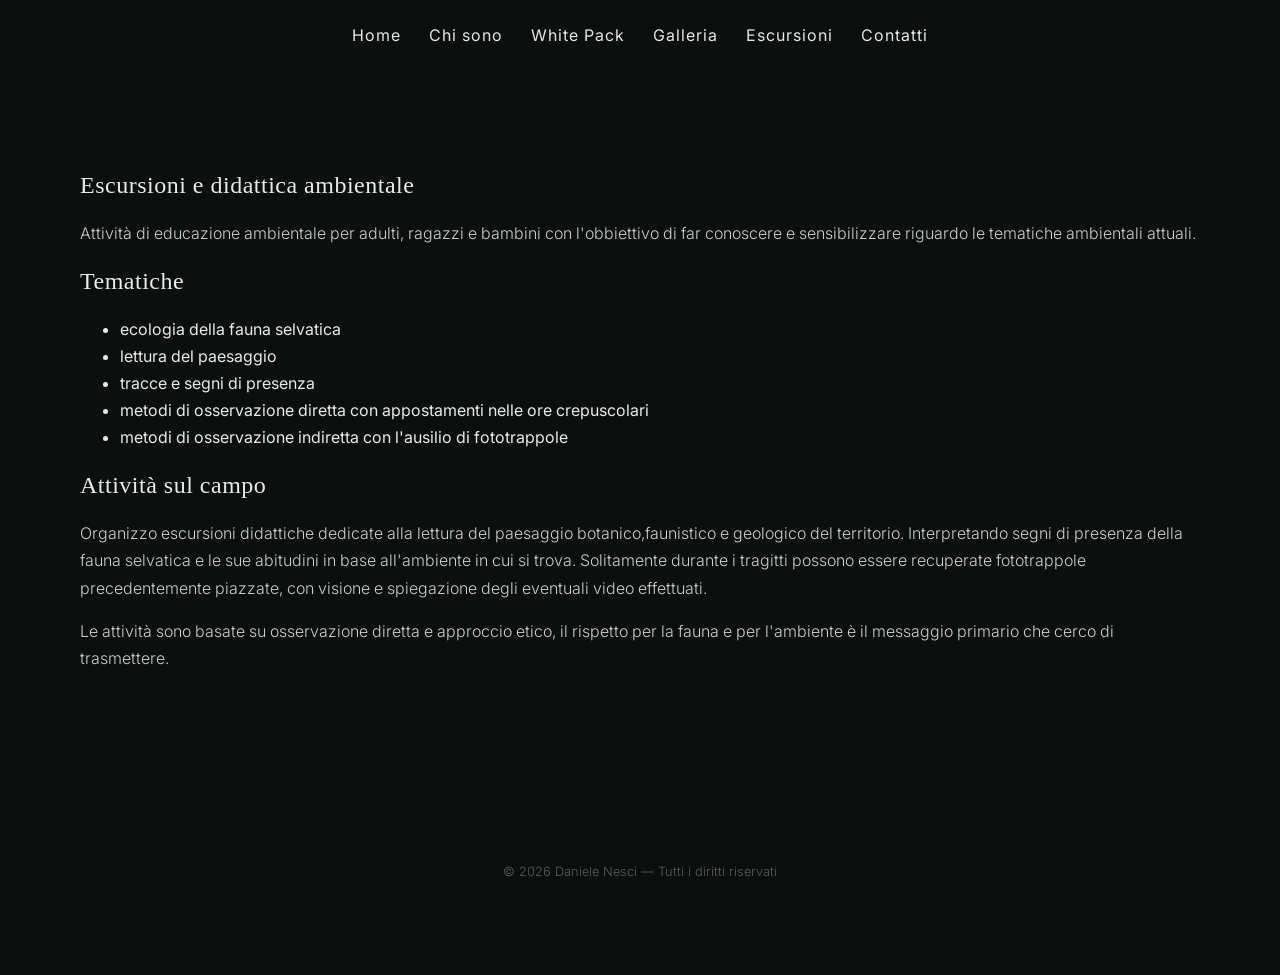
<file: attività.html>
<!DOCTYPE html>
<html lang="it">

<head>
  <meta charset="UTF-8">
  <title>Attività | White Pack</title>
  <link rel="stylesheet" href="style.css">
<link rel="preconnect" href="https://fonts.googleapis.com">
<link rel="preconnect" href="https://fonts.gstatic.com" crossorigin>
<link href="https://fonts.googleapis.com/css2?family=Inter:wght@300;400;500;600&display=swap" rel="stylesheet">
</head>

<body>

<nav class="main-nav">
  <a href="index.html">Home</a>
  <a href="chi-sono.html">Chi sono</a>
  <a href="progetto.html">White Pack</a>
  <a href="galleria.html">Galleria</a>
  <a href="attività.html">Escursioni</a>
  <a href="contatti.html">Contatti</a>
</nav>

<section class="section">

  <h1>Escursioni e didattica ambientale</h1>

  <p>
    Attività di educazione ambientale per adulti, ragazzi e bambini con l'obbiettivo di far conoscere e sensibilizzare riguardo le tematiche ambientali attuali.
  </p>

  <h2>Tematiche</h2>

  <ul>
    <li>ecologia della fauna selvatica</li>
    <li>lettura del paesaggio</li>
    <li>tracce e segni di presenza</li>
    <li>metodi di osservazione diretta con appostamenti nelle ore crepuscolari</li>
    <li>metodi di osservazione indiretta con l'ausilio di fototrappole</li>
    
	
  </ul>


<h2>Attività sul campo</h2>

<p>
Organizzo escursioni didattiche dedicate alla lettura del paesaggio botanico,faunistico e geologico del territorio. Interpretando segni di presenza della fauna selvatica e le sue abitudini in base all'ambiente in cui si trova.
Solitamente durante i tragitti possono essere recuperate fototrappole precedentemente piazzate, con visione e spiegazione degli eventuali video effettuati.
</p>

<p>
Le attività sono basate su osservazione diretta e approccio etico, il rispetto per la fauna e per l'ambiente è il messaggio primario che cerco di trasmettere.

</p>

</section>

<footer>
  <p>© 2026 Daniele Nesci — Tutti i diritti riservati</p>
</footer>

</body>
</html>
</file>
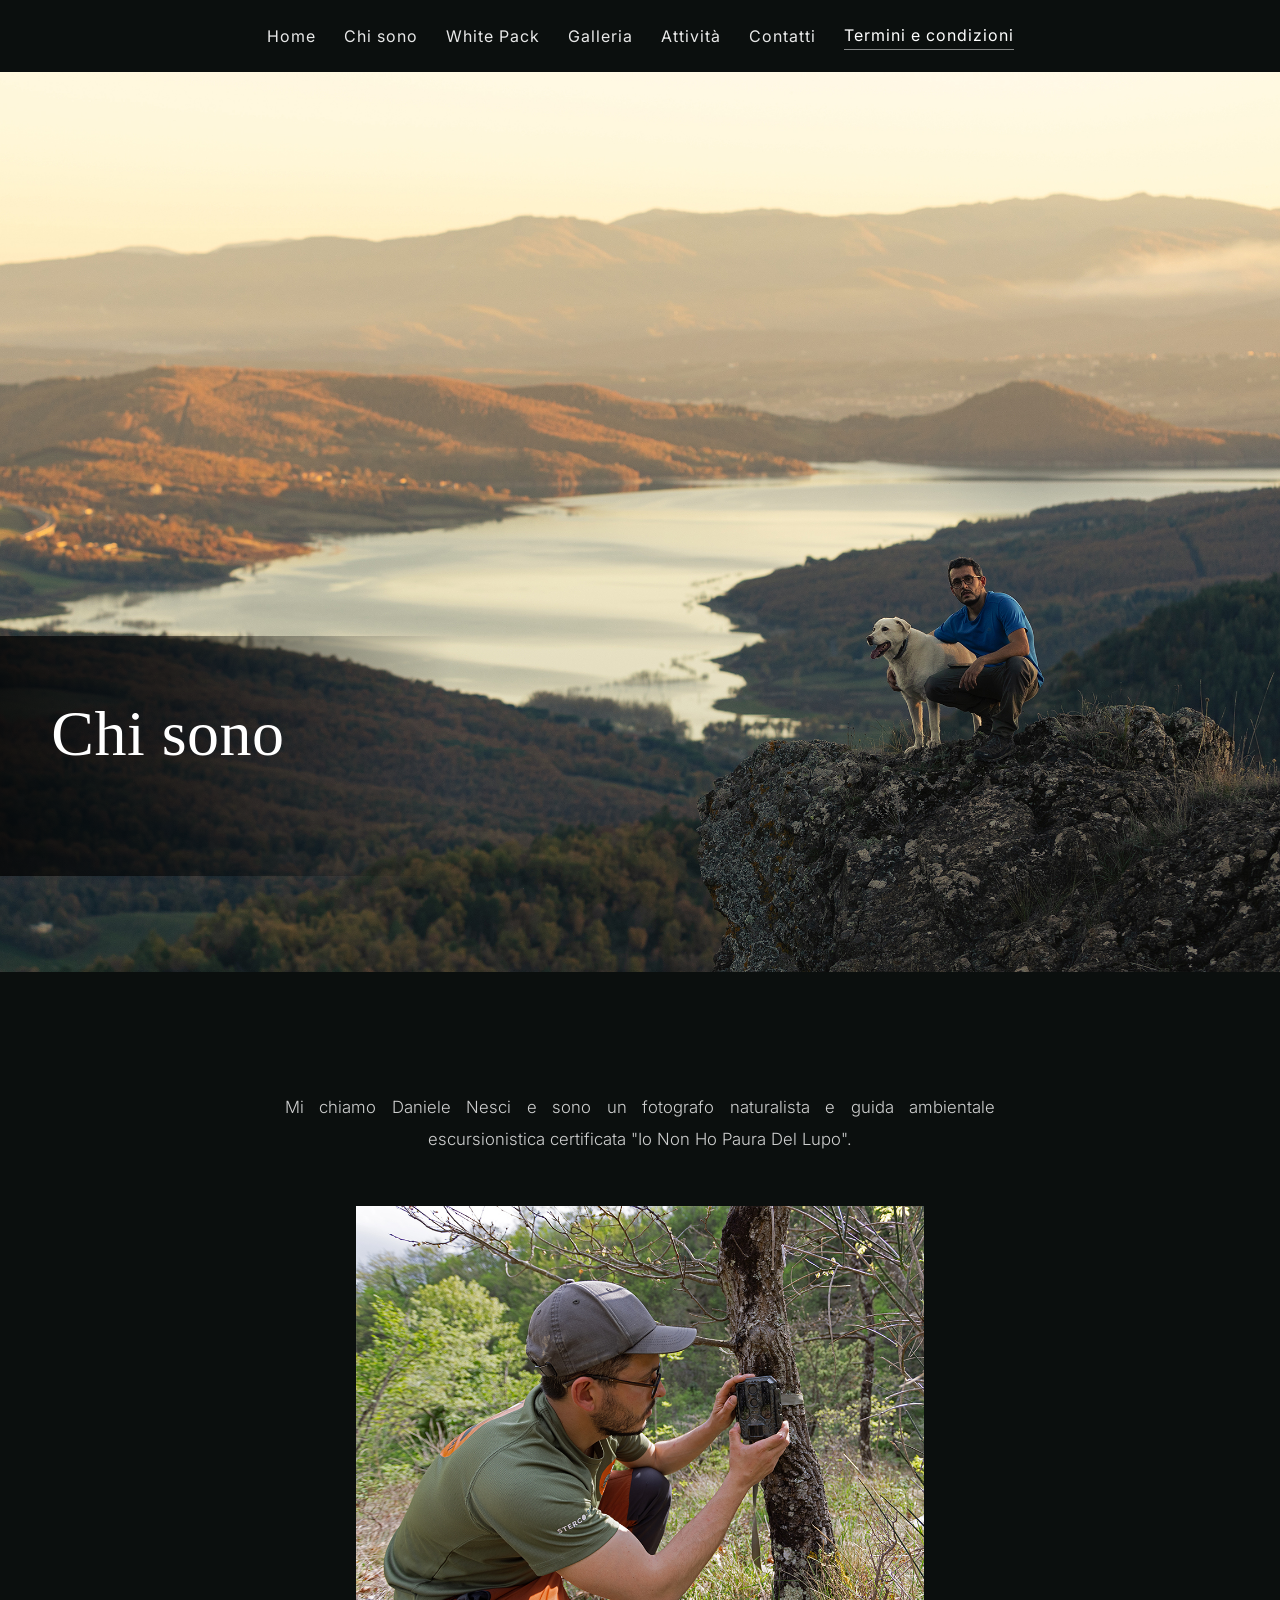
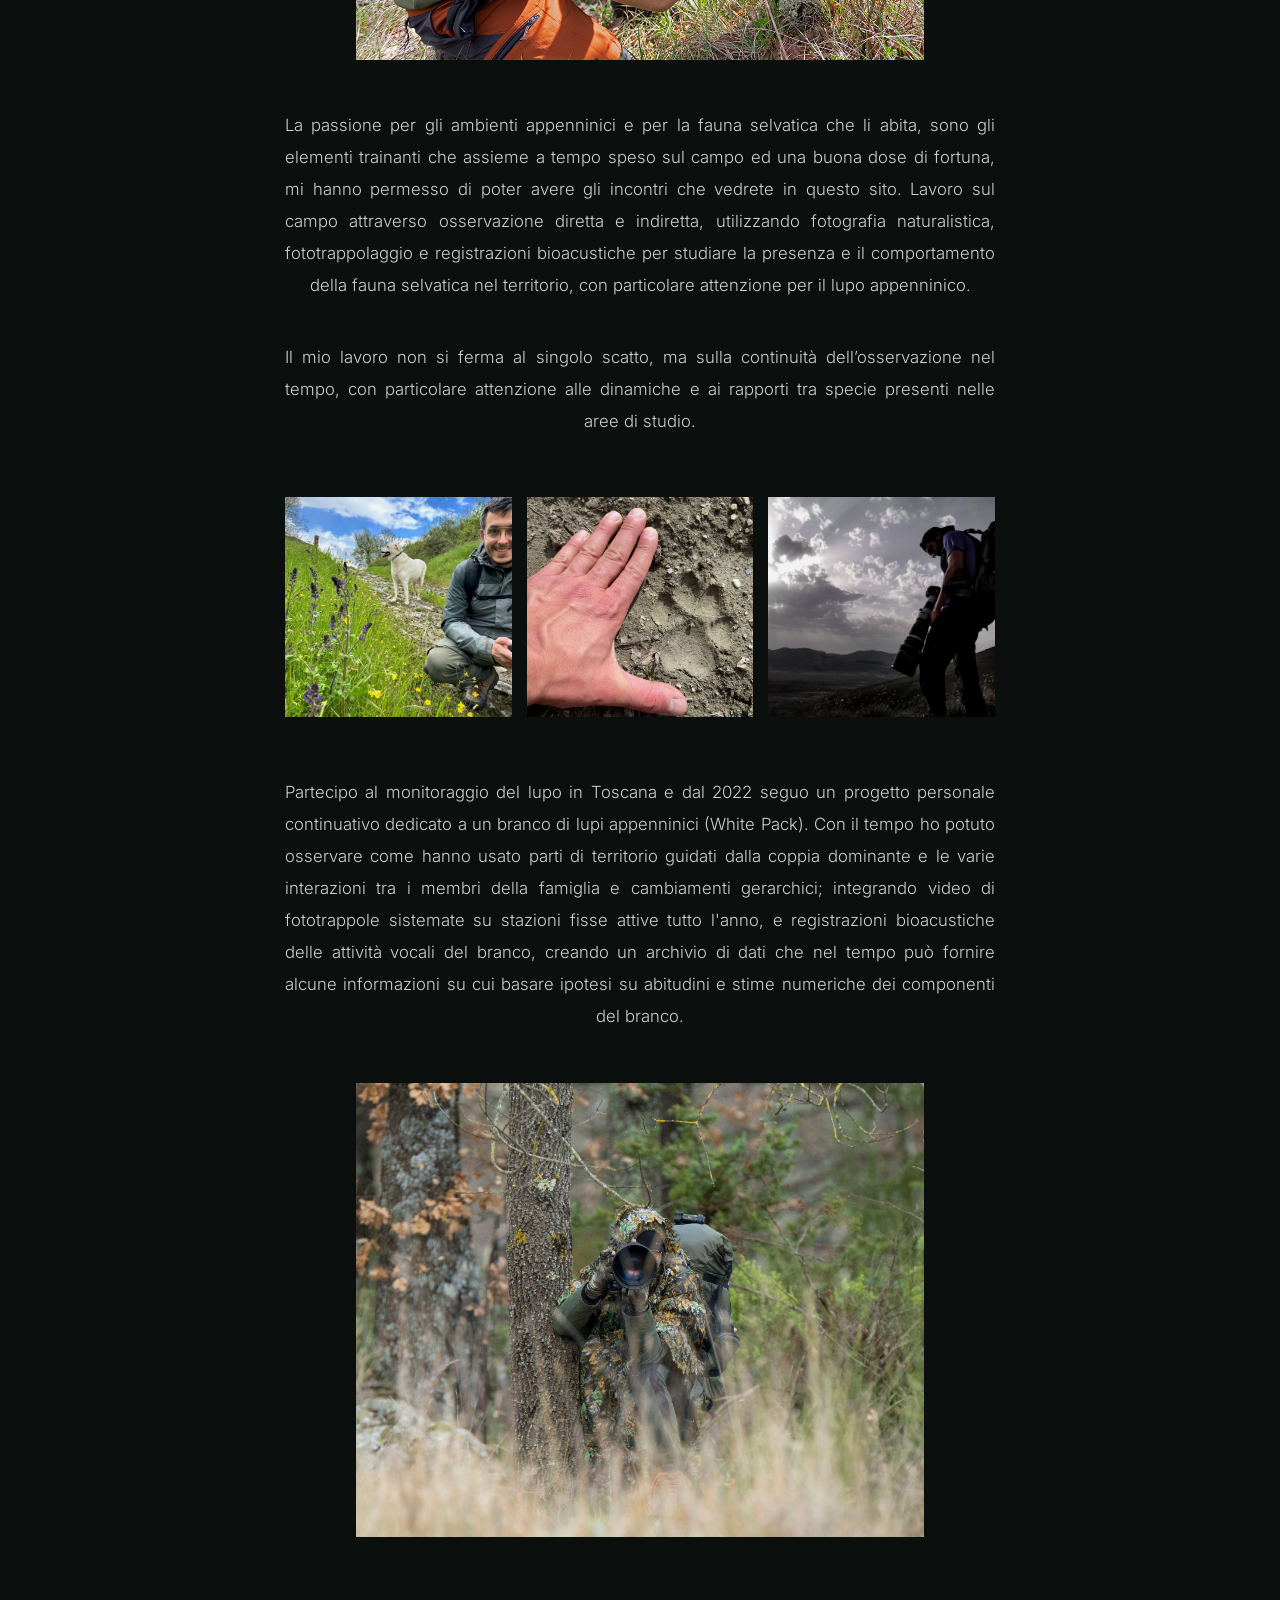
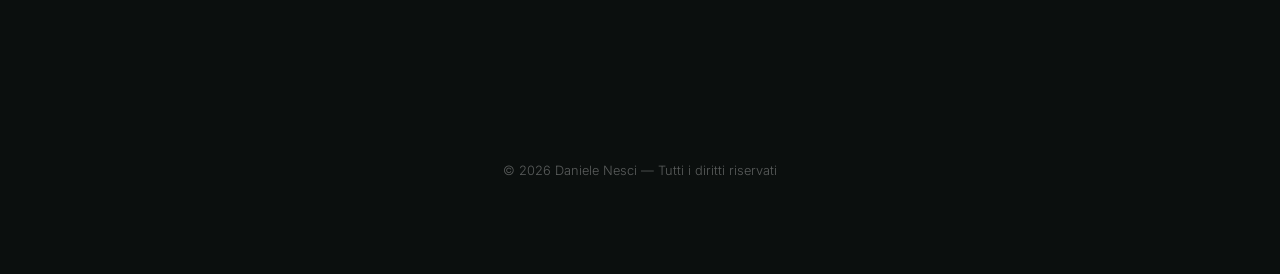
<file: chi-sono.html>
<!DOCTYPE html>
<html lang="it">

<head>
  <meta charset="UTF-8">
  <title>Chi sono | Branco Bianco</title>
  <link rel="stylesheet" href="style.css">
  <link rel="stylesheet" href="chi-sono.css">
  <link rel="preconnect" href="https://fonts.googleapis.com">
  <link rel="preconnect" href="https://fonts.gstatic.com" crossorigin>
  <link href="https://fonts.googleapis.com/css2?family=Inter:wght@300;400;500;600&display=swap" rel="stylesheet">
</head>

<body class="page-chi-sono">

  <nav class="main-nav">
    <a href="index.html">Home</a>
    <a href="chi-sono.html">Chi sono</a>
    <a href="progetto.html">White Pack</a>
    <a href="galleria.html">Galleria</a>
    <a href="escursioni.html">Attività</a>
    <a href="contatti.html">Contatti</a>
    <a href="termini-condizioni.html" class="active">Termini e condizioni</a>
  </nav>

  <header class="chi-sono-hero" role="banner" aria-label="Hero Chi Sono">
    <picture>
      <source srcset="assets/images/foto39.jpg" type="image/webp">
      <img class="project-video" src="assets/images/foto39.jpg" alt="Veduta del lago di Montedoglio">
    </picture>

    <div class="project-overlay" aria-hidden="true"></div>

    <div class="project-title">
      <h1>Chi sono</h1>
      <p></p>
    </div>
  </header>

  <section class="bio">

    <div class="bio-text">
      <h1></h1>

      <p>
        Mi chiamo Daniele Nesci e sono un fotografo naturalista e guida ambientale escursionistica certificata "Io Non Ho Paura Del Lupo".
      </p>

      <img class="bio-image" src="assets/images/me.jpg" alt="Ritratto di Daniele Nesci">

    </div> <!-- chiusura bio-text iniziale -->

    <div class="bio-text">
      <p>
        La passione per gli ambienti appenninici e per la fauna selvatica che li abita, sono gli elementi trainanti che assieme a tempo speso sul campo ed una buona dose di fortuna, mi hanno permesso di poter avere gli incontri che vedrete in questo sito. Lavoro sul campo attraverso osservazione diretta e indiretta, utilizzando fotografia naturalistica, fototrappolaggio e registrazioni bioacustiche per studiare la presenza e il comportamento della fauna selvatica nel territorio, con particolare attenzione per il lupo appenninico.
      </p>
    </div>

    <div class="bio-text">
      <p>
        Il mio lavoro non si ferma al singolo scatto, ma sulla continuità dell’osservazione nel tempo, con particolare attenzione alle dinamiche e ai rapporti tra specie presenti nelle aree di studio.
      </p>

      <div class="bio-strip">
        <img src="assets/images/bio1.jpg" alt="Scatto 1">
        <img src="assets/images/bio2.jpg" alt="Scatto 2">
        <img src="assets/images/bio.jpg" alt="Scatto 3">
      </div>
    </div>

    <div class="bio-text">
      <p>
        Partecipo al monitoraggio del lupo in Toscana e dal 2022 seguo un progetto personale continuativo dedicato a un branco di lupi appenninici (White Pack). Con il tempo ho potuto osservare come hanno usato parti di territorio guidati dalla coppia dominante e le varie interazioni tra i membri della famiglia e cambiamenti gerarchici; integrando video di fototrappole sistemate su stazioni fisse attive tutto l'anno, e registrazioni bioacustiche delle attività vocali del branco, creando un archivio di dati che nel tempo può fornire alcune informazioni su cui basare ipotesi su abitudini e stime numeriche dei componenti del branco.
      </p>
    </div>

    <img class="bio-image" src="assets/images/bio3.jpg" alt="Immagine di progetto White Pack">

  </section>

  <footer>
    <p>© 2026 Daniele Nesci — Tutti i diritti riservati</p>
  </footer>

</body>
</html>
</file>
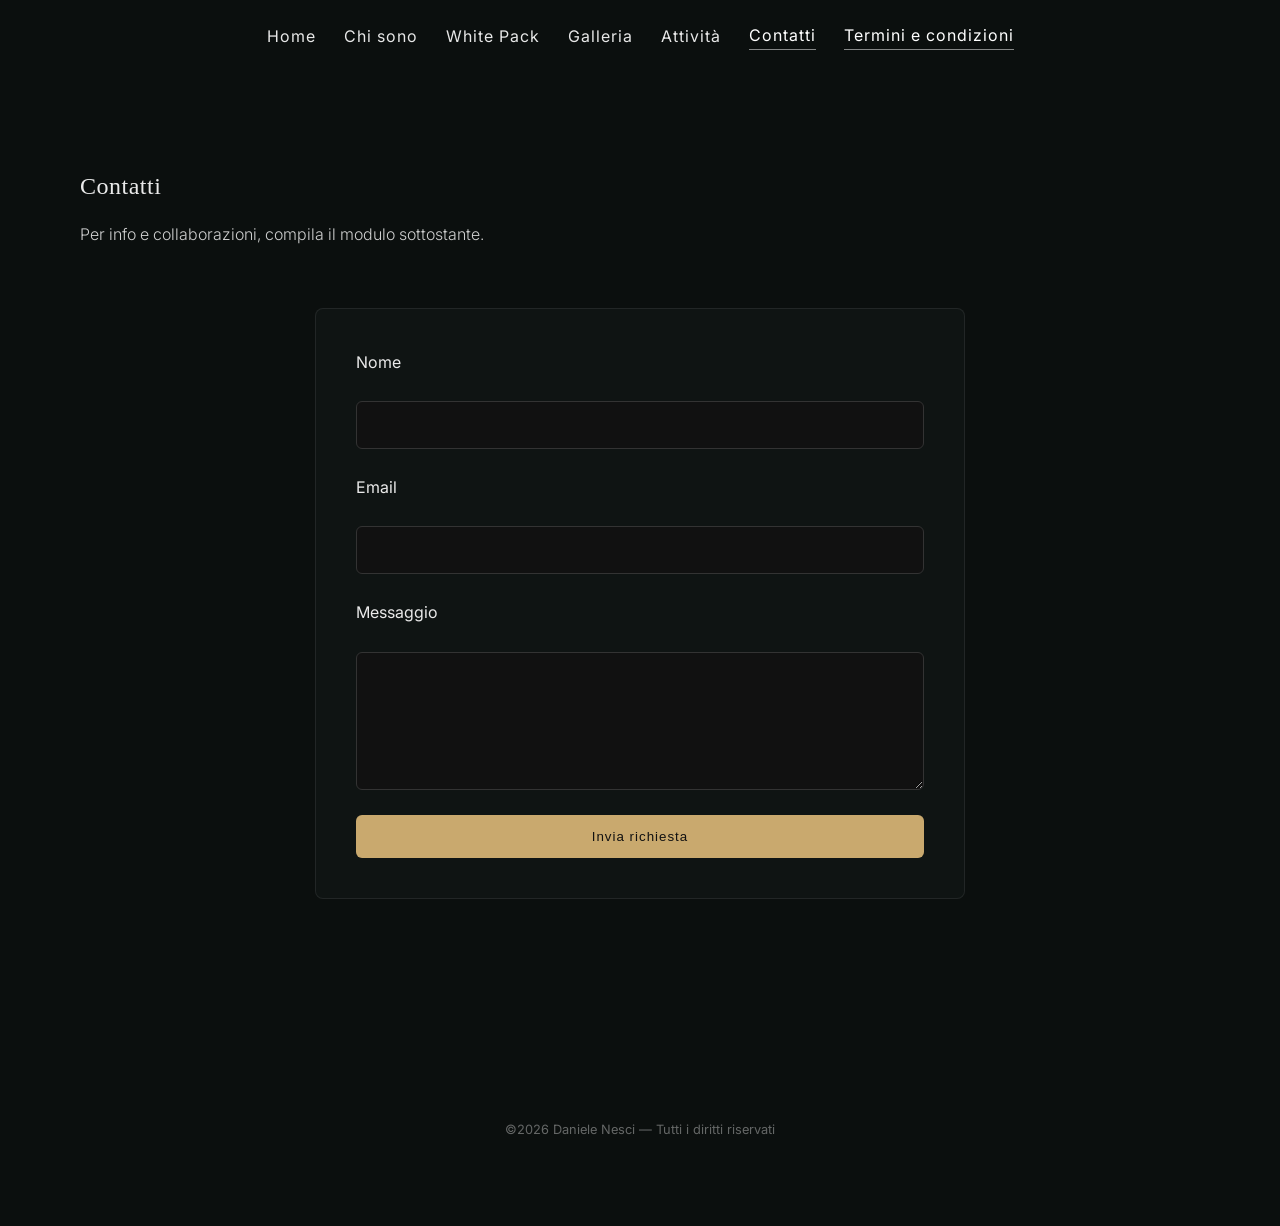
<file: contatti.html>
<!DOCTYPE html>
<html lang="it">

<head>
  <meta charset="UTF-8">
  <title>Contatti | White Pack</title>
  
  <link rel="stylesheet" href="style.css">
  <link rel="stylesheet" href="contatti.css">

  <link rel="preconnect" href="https://fonts.googleapis.com">
  <link rel="preconnect" href="https://fonts.gstatic.com" crossorigin>
  <link href="https://fonts.googleapis.com/css2?family=Inter:wght@300;400;500;600&display=swap" rel="stylesheet">
</head>

<body>

<nav class="main-nav">
  <a href="index.html">Home</a>
  <a href="chi-sono.html">Chi sono</a>
  <a href="progetto.html">White Pack</a>
  <a href="galleria.html">Galleria</a>
  <a href="escursioni.html">Attività</a>
  <a href="contatti.html" class="active">Contatti</a>
  <a href="termini-condizioni.html" class="active">Termini e condizioni</a>
</nav>

<section class="section">

  <h1>Contatti</h1>
  <p>Per info e collaborazioni, compila il modulo sottostante.</p>

  <form id="contactForm" action="https://formsubmit.co/ajax/43f4d60fe4bc8dcf834c26768858d77e" method="POST" class="contact-form">

    <!-- Honeypot invisibile -->
    <input type="text" name="_honey" style="display:none">

    <!-- Disattiva captcha -->
    <input type="hidden" name="_captcha" value="false">

    <!-- FormSubmit deve rispondere in JSON -->
    <input type="hidden" name="_template" value="box">

    <label>Nome</label>
    <input type="text" name="nome" required>

    <label>Email</label>
    <input type="email" name="email" required>

    <label>Messaggio</label>
    <textarea name="messaggio" rows="6" required></textarea>

    <button type="submit">Invia richiesta</button>
</form>

<!-- Box conferma -->
<div id="confirmBox" class="contact-success" style="display:none;">
    <h2>Messaggio inviato</h2>
    <p>Grazie, ho ricevuto la tua richiesta.<br>Ti risponderò il prima possibile.</p>
    <a href="index.html" class="back-home">Torna alla Home</a>
</div>


</section>

<script>
document.getElementById("contactForm").addEventListener("submit", function(e) {
    e.preventDefault();

    const form = e.target;

    fetch(form.action, {
        method: "POST",
        body: new FormData(form)
    })
    .then(response => {
        if (response.ok) {
            form.style.display = "none"; // nasconde il form
            document.getElementById("confirmBox").style.display = "block"; // mostra conferma
        } else {
            alert("Errore nell'invio. Riprova più tardi.");
        }
    })
    .catch(error => {
        alert("Errore di connessione.");
    });
});
</script>

<footer>
  ©2026 Daniele Nesci — Tutti i diritti riservati
</footer>

</body>
</html>
</file>
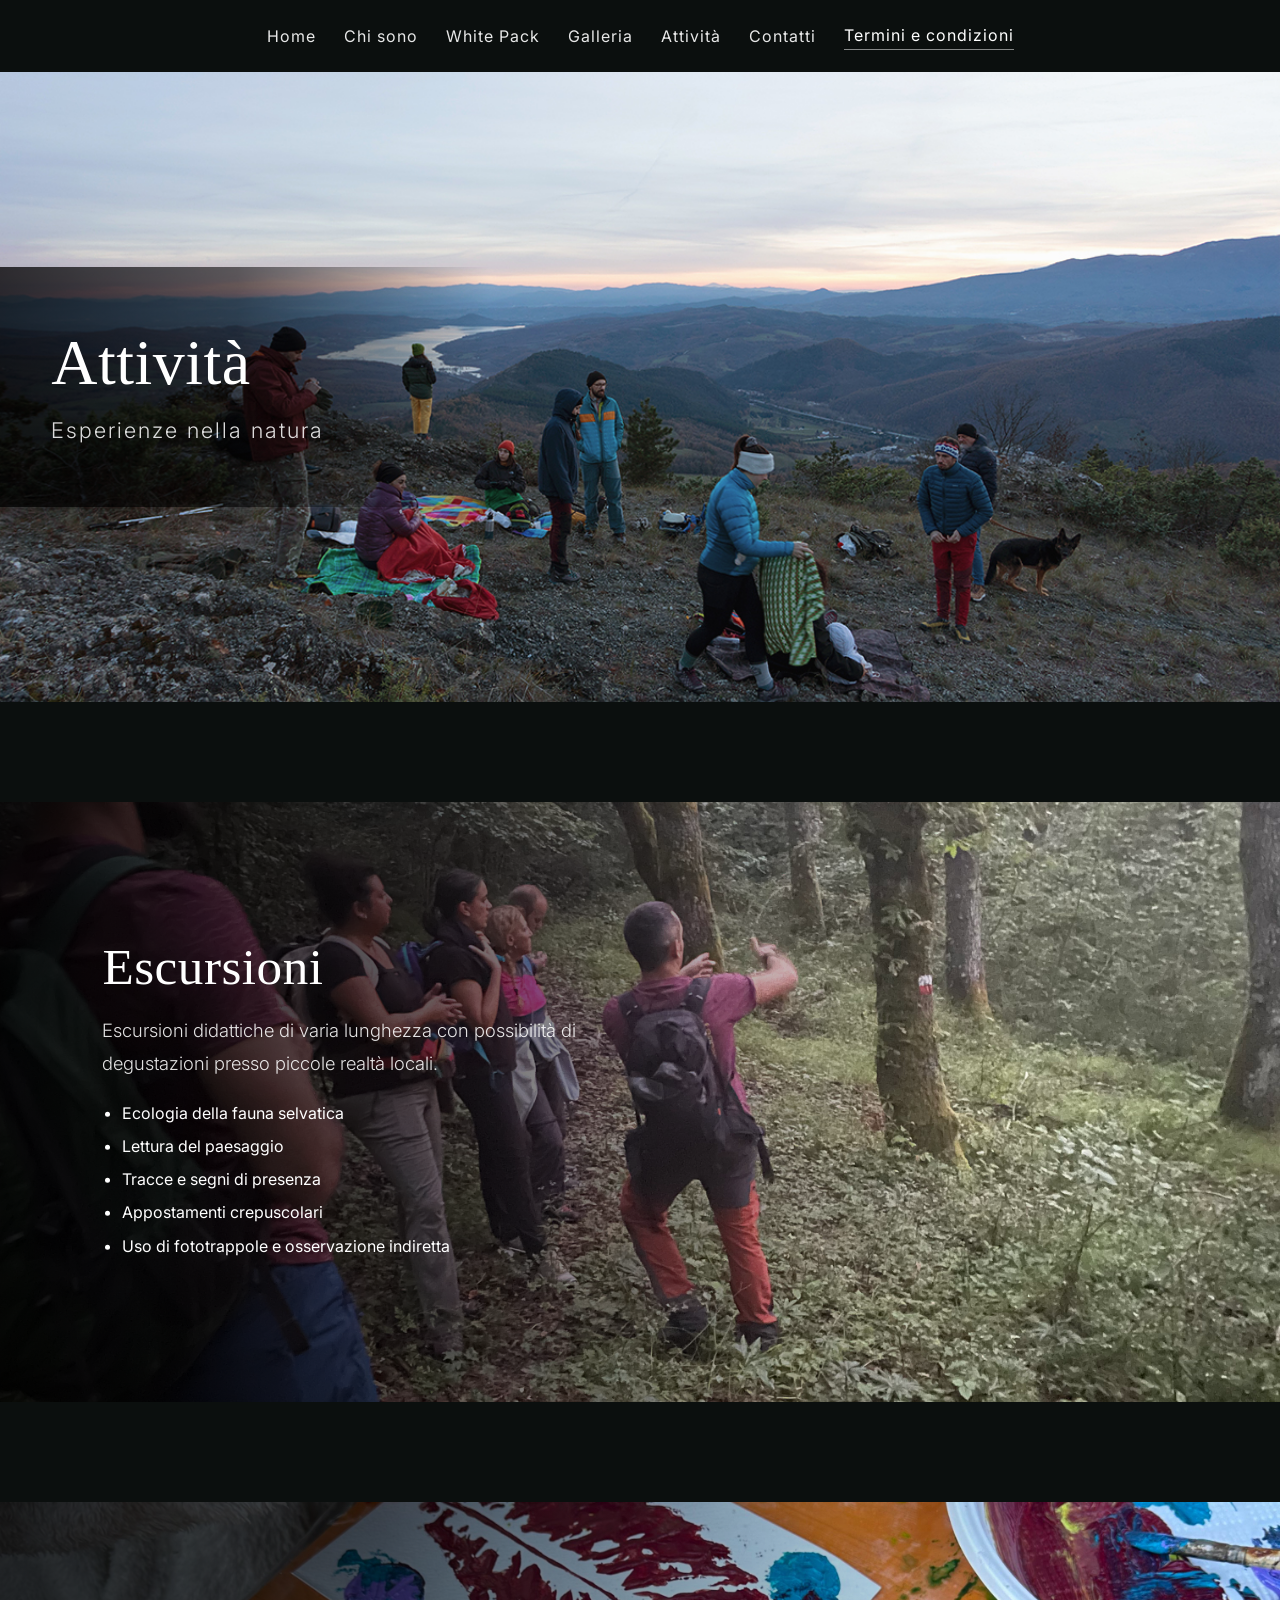
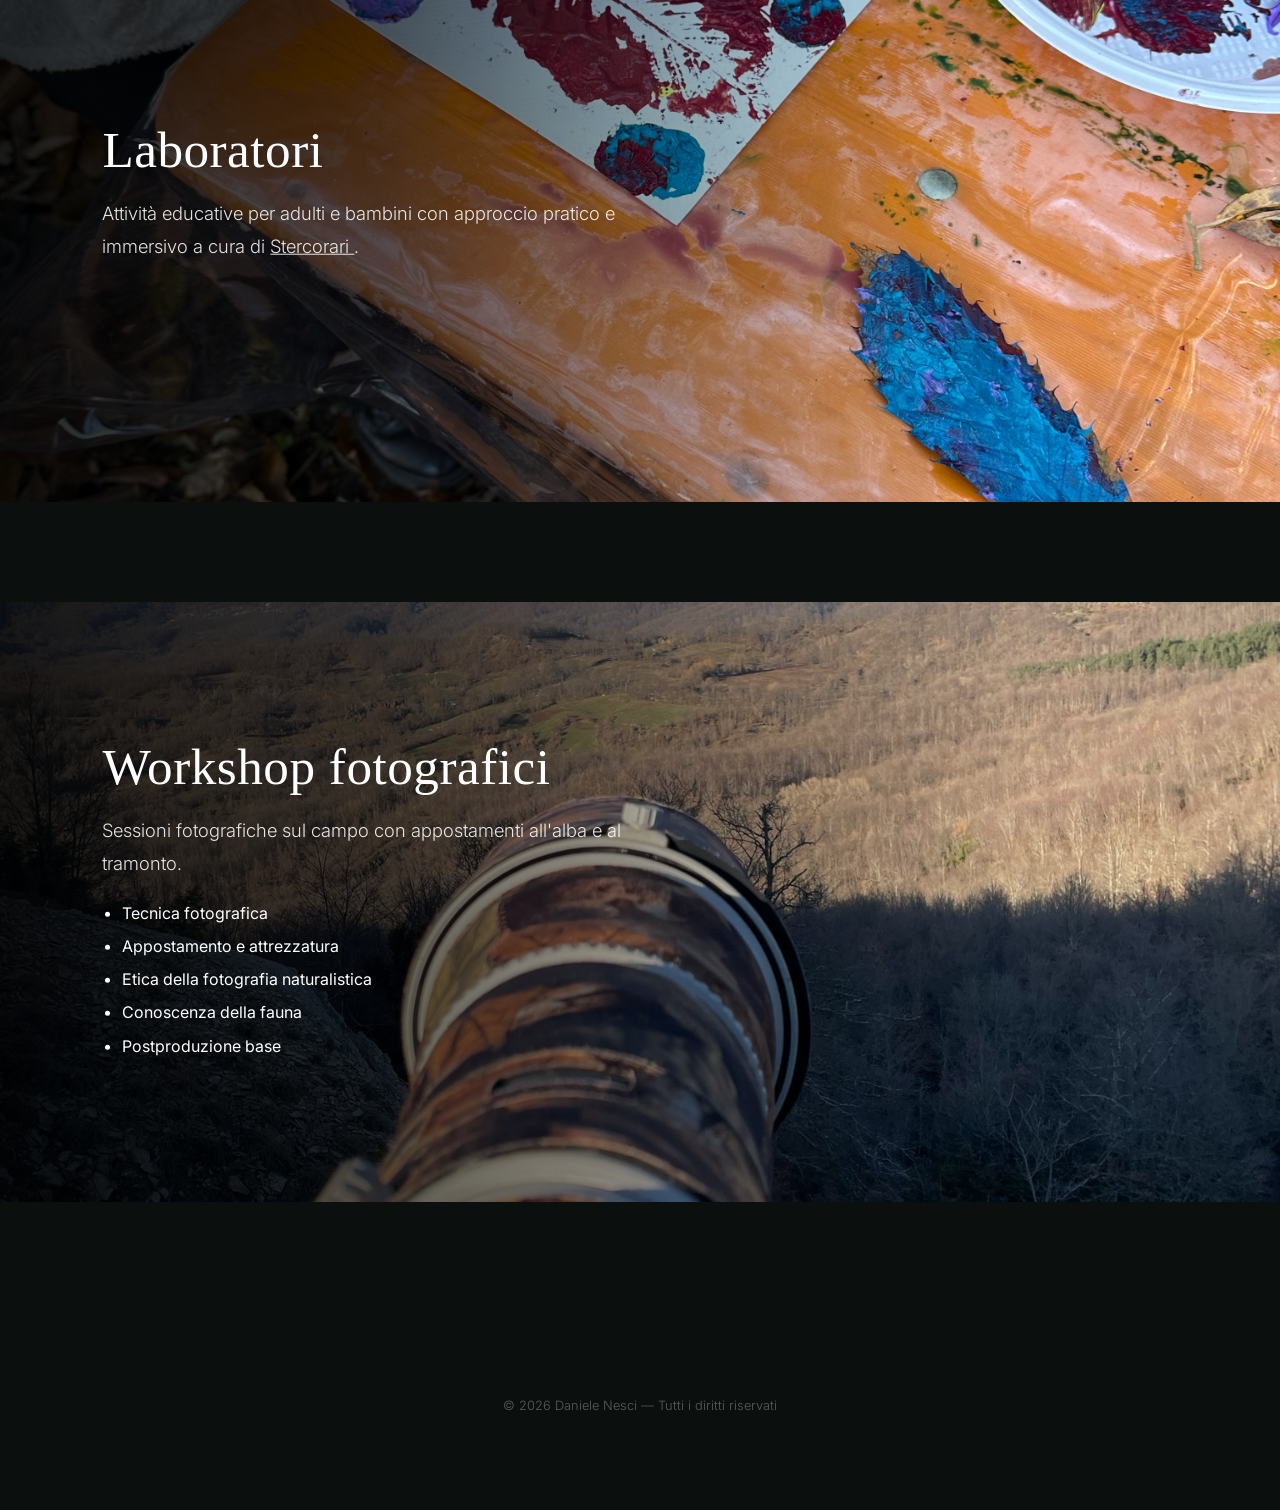
<file: escursioni.html>
<!DOCTYPE html>
<html lang="it">

<head>
  <meta charset="UTF-8">
  <title>Attività | White Pack</title>

  <meta name="viewport" content="width=device-width, initial-scale=1.0">

  <link rel="stylesheet" href="style.css">
  <link rel="stylesheet" href="escursioni.css">

  <link rel="preconnect" href="https://fonts.googleapis.com">
  <link rel="preconnect" href="https://fonts.gstatic.com" crossorigin>
  <link href="https://fonts.googleapis.com/css2?family=Inter:wght@300;400;500;600&display=swap" rel="stylesheet">
</head>

<body>

<nav class="main-nav">
  <a href="index.html">Home</a>
  <a href="chi-sono.html">Chi sono</a>
  <a href="progetto.html">White Pack</a>
  <a href="galleria.html">Galleria</a>
  <a href="escursioni.html">Attività</a>
  <a href="contatti.html">Contatti</a>
  <a href="termini-condizioni.html" class="active">Termini e condizioni</a>
</nav>

<header class="project-hero activity-hero">

  <img
    class="project-video"
    src="assets/images/attivita-hero.jpg"
    alt="Attività naturalistiche e fotografiche nell'Appennino"
  >

  <div class="project-overlay"></div>

  <div class="project-title">
    <h1>Attività</h1>
    <p>Esperienze nella natura</p>
  </div>

</header>

<!-- ================= ESCURSIONI ================= -->

<section class="activity-block">

  <div class="activity-media-grid">
    <img
      src="assets/images/attivita1.jpg"
      alt="Escursione naturalistica nell'Appennino">
  </div>

  <div class="activity-text">

    <h2>Escursioni</h2>

    <p>
      Escursioni didattiche di varia lunghezza con possibilità di
      degustazioni presso piccole realtà locali.
    </p>

    <ul>
      <li>Ecologia della fauna selvatica</li>
      <li>Lettura del paesaggio</li>
      <li>Tracce e segni di presenza</li>
      <li>Appostamenti crepuscolari</li>
      <li>Uso di fototrappole e osservazione indiretta</li>
    </ul>

  </div>

</section>


<!-- ================= LABORATORI ================= -->

<section class="activity-block">

  <div class="activity-media-grid">
    <img
      src="assets/images/attivita2.jpg"
      alt="Laboratorio naturalistico">
  </div>

  <div class="activity-text">

    <h2>Laboratori</h2>

    <p>
      Attività educative per adulti e bambini con approccio pratico
      e immersivo a cura di
      <a href="https://www.instagram.com/sterco_rari/?hl=it"
         target="_blank">
        Stercorari
      </a>.
    </p>

  </div>

</section>


<!-- ================= WORKSHOP ================= -->

<section class="activity-block">

  <div class="activity-media-grid">
    <img
      src="assets/images/attivita3.jpg"
      alt="Workshop di fotografia naturalistica">
  </div>

  <div class="activity-text">

    <h2>Workshop fotografici</h2>

    <p>
      Sessioni fotografiche sul campo con appostamenti all'alba
      e al tramonto.
    </p>

    <ul>
      <li>Tecnica fotografica</li>
      <li>Appostamento e attrezzatura</li>
      <li>Etica della fotografia naturalistica</li>
      <li>Conoscenza della fauna</li>
      <li>Postproduzione base</li>
    </ul>

  </div>

</section>

<footer>
  <p>© 2026 Daniele Nesci — Tutti i diritti riservati</p>
</footer>

</body>
</html>
</file>
<file: style.css>
/* =========================
   WHITE PACK
   CSS COMUNE A TUTTO IL SITO
========================= */


/* =========================
   VARIABILI
========================= */

:root {
  --site-nav-height: 0px;

  --bg-main: #0b0f0e;
  --bg-dark: #111;

  --text-main: #eaeaea;

  --accent: #c9a96e;
}


/* =========================
   RESET BASE
========================= */

* {
  box-sizing: border-box;
}

html {
  scroll-behavior: smooth;
}

html,
body {
  overflow-x: hidden;
}

body {
  margin: 0;
  font-family: "Inter", sans-serif;
  background: var(--bg-main);
  color: var(--text-main);
  line-height: 1.7;
}

img {
  max-width: 100%;
  height: auto;
  display: block;
}


/* =========================
   TIPOGRAFIA
========================= */

h1,
h2,
h3 {
  font-family: "Playfair Display", serif;
  font-weight: 500;
  letter-spacing: 0.5px;
  line-height: 1.2;
}

p {
  font-weight: 300;
  opacity: 0.88;
}


/* =========================
   NAV PAGINE INTERNE
========================= */

.main-nav {
  display: flex;
  justify-content: center;
  align-items: center;

  gap: 28px;

  padding: 22px 8%;

  background: var(--bg-main);
}

.main-nav a,
.hero-nav a {
  font-family: "Inter", sans-serif;

  color: #fff;
  text-decoration: none;

  font-size: 1rem;
  letter-spacing: 1px;

  opacity: 0.9;

  transition: opacity .3s ease;
}

.main-nav a:hover,
.hero-nav a:hover {
  opacity: 1;
}

.main-nav a:visited {
  color: var(--text-main);
}

.main-nav a.active {
  opacity: 1;

  border-bottom:
    1px solid rgba(255,255,255,.5);
}


/* =========================
   SEZIONI GENERALI
========================= */

.section {
  padding: 80px;
}

.section.dark {
  background: var(--bg-dark);
}

.section a {
  color: inherit;
  text-decoration: none;

  border-bottom:
    1px solid rgba(255,255,255,.35);
}

.section a:hover {
  opacity: .8;
}


/* =========================
   PHOTO / EPISODE BLOCK
========================= */

.photo-block,
.episode-block {
  display: flex;

  align-items: center;

  gap: 60px;

  padding: 80px 12%;
}

.photo-block.reverse,
.episode-block.reverse {
  flex-direction: row-reverse;
}

.photo-block img,
.episode-block img {
  width: 60%;
  object-fit: cover;
}

.photo-text,
.episode-block div {
  width: 40%;
}


/* =========================
   FOOTER
========================= */

footer {
  padding: 80px;

  text-align: center;

  opacity: .4;

  font-size: .8rem;
}

.gallery-footer {
  padding: 60px 20px;

  text-align: center;

  opacity: .5;

  font-size: .85rem;

  letter-spacing: 1px;
}


/* =========================
   LIGHTBOX
========================= */

.lightbox {
  position: fixed;

  inset: 0;

  background:
    rgba(0,0,0,.92);

  display: none;

  align-items: center;
  justify-content: center;

  z-index: 9999;

  opacity: 0;

  transition: opacity .25s ease;
}

.lightbox.show {
  opacity: 1;
}

.lightbox img {
  max-width: 90vw;
  max-height: 80vh;
}

.lightbox-content {
  text-align: center;
  max-width: 90%;
}

.lightbox p {
  margin-top: 12px;

  color: white;

  font-size: .95rem;

  opacity: .75;
}

.lightbox-prev,
.lightbox-next {
  position: absolute;

  top: 50%;

  transform: translateY(-50%);

  background: none;
  border: none;

  color: white;

  font-size: 4rem;

  cursor: pointer;

  opacity: .45;
}

.lightbox-prev:hover,
.lightbox-next:hover {
  opacity: 1;
}

.lightbox-prev {
  left: 40px;
}

.lightbox-next {
  right: 40px;
}


/* =========================
   RESPONSIVE COMUNE
========================= */

@media (max-width: 900px) {

  .main-nav {
    gap: 10px;

    padding: 18px 2%;

    justify-content: center;

    flex-wrap: nowrap;
  }

  .main-nav a {
    font-size: .72rem;

    letter-spacing: .5px;

    white-space: nowrap;
  }

  .photo-block,
  .episode-block,
  .photo-block.reverse,
  .episode-block.reverse {
    flex-direction: column;
  }

  .photo-block img,
  .episode-block img,
  .photo-text,
  .episode-block div {
    width: 100%;
  }

  .section {
    padding: 60px 6%;
  }

  footer {
    padding: 40px 20px;
  }
}


@media (max-width: 600px) {

  .section {
    padding: 50px 5%;
  }

}
</file>
<file: chi-sono.css>
/* =========================
   CHI SONO
========================= */


/* =========================
   HERO
========================= */

.page-chi-sono .chi-sono-hero {
  position: relative;

  height: 100vh;

  width: 100%;

  overflow: hidden;
}


/*
   L'immagine della hero di Chi sono
   utilizza la classe project-video
   nell'HTML attuale.
*/

.page-chi-sono img.project-video {
  position: absolute;

  inset: 0;

  width: 100%;
  height: 100%;

  object-fit: cover;

  z-index: 1;
}


.page-chi-sono .project-overlay {
  position: absolute;

  inset: 0;

  background: rgba(0,0,0,0);

  z-index: 2;
}


/* =========================
   TITOLO HERO
========================= */

.page-chi-sono .project-title {
  position: absolute;

  left: 4%;

  top: 76%;

  transform: translateY(-50%);

  max-width: 650px;

  min-height: 180px;

  display: flex;

  flex-direction: column;

  justify-content: center;

  align-items: flex-start;

  padding-right: 45px;

  color: white;

  z-index: 3;
}

.page-chi-sono .project-title::before {
  content: "";

  position: absolute;

  inset: -30px -120px;

  background:
    linear-gradient(
      to right,
      rgba(0,0,0,.82),
      rgba(0,0,0,.55) 45%,
      rgba(0,0,0,0)
    );

  z-index: -1;
}

.page-chi-sono .project-title h1 {
  font-size: 4rem;

  margin: 0;
}

.page-chi-sono .project-title p {
  opacity: .85;

  letter-spacing: 2px;

  font-size: 1.35rem;
}


/* =========================
   BIO
========================= */

.bio {
  max-width: 750px;

  margin: 0 auto;

  padding: 80px 20px;
}

.bio h1,
.bio h2 {
  text-align: center;

  margin-bottom: 40px;
}

.bio-text {
  text-align: center;

  margin: 40px 0;
}

.bio-text p {
  text-align: justify;

  text-align-last: center;

  line-height: 1.9;

  font-size: 1.05rem;
}

.bio-image {
  display: block;

  width: 80%;

  max-width: 600px;

  margin: 50px auto;
}


/* =========================
   BIO STRIP
========================= */

.bio-strip {
  display: flex;

  gap: 15px;

  justify-content: center;

  align-items: center;

  margin: 60px auto;

  max-width: 900px;
}

.bio-strip img {
  width: 33.3%;

  height: 220px;

  object-fit: cover;

  filter:
    contrast(1.05)
    brightness(.95);

  transition: transform .3s ease;
}

.bio-strip img:hover {
  transform: scale(1.03);
}


/* =========================
   STORIA BIANCA
========================= */

.bianca-story {
  max-width: 900px;

  margin: 80px auto;

  padding: 0 20px;

  display: flex;

  flex-direction: column;

  gap: 90px;
}

.bianca-shot img {
  width: 100%;
}

.bianca-shot figcaption {
  margin-top: 12px;

  font-size: .9rem;

  opacity: .7;

  text-align: center;
}


/* =========================
   RESPONSIVE CHI SONO
========================= */

@media (max-width: 900px) {

  .page-chi-sono .chi-sono-hero {
    height: 50vh;
  }

  .page-chi-sono .project-title {
    left: 4%;
    right: 4%;

    max-width: none;

    padding: 25px 20px;
  }

  .page-chi-sono .project-title h1 {
    font-size: 2.5rem;
  }

  .page-chi-sono .project-title::before {
    bottom: 30px;
  }

  .bio-strip {
    flex-direction: column;
  }

  .bio-strip img {
    width: 100%;

    height: auto;
  }
}


@media (max-width: 600px) {

  .page-chi-sono .project-title h1 {
    font-size: 2rem;
  }
}
</file>
<file: contatti.css>
/* =========================
   CONTATTI
========================= */


/* =========================
   FORM
========================= */

.contact-form {
  max-width: 650px;

  margin: 60px auto;

  padding: 40px;

  background: #0f1413;

  border-radius: 8px;

  border:
    1px solid rgba(255,255,255,.08);

  display: flex;

  flex-direction: column;

  gap: 25px;
}

.contact-form input,
.contact-form textarea {
  width: 100%;

  padding: 14px 16px;

  background: #111;

  border:
    1px solid #333;

  border-radius: 6px;

  color: #eaeaea;

  font-size: 1rem;
}

.contact-form input:focus,
.contact-form textarea:focus {
  border-color: var(--accent);

  outline: none;
}

.contact-form button {
  padding: 14px 20px;

  background: var(--accent);

  color: #111;

  border: none;

  border-radius: 6px;

  cursor: pointer;

  letter-spacing: 1px;
}

.contact-form button:hover {
  background: #eaeaea;
}


/* =========================
   MESSAGGI
========================= */

.contact-success,
.contact-error {
  max-width: 650px;

  margin: 80px auto;

  padding: 40px;

  background: #111;

  border-left:
    4px solid var(--accent);

  border-radius: 6px;

  text-align: center;
}

.contact-success h2,
.contact-error h2 {
  font-family:
    "Playfair Display", serif;

  font-size: 2rem;
}


/* =========================
   ANIMAZIONE CONFERMA
========================= */

#confirmBox {
  animation:
    confirmFadeIn .6s ease forwards;
}

@keyframes confirmFadeIn {

  from {
    opacity: 0;

    transform: translateY(10px);
  }

  to {
    opacity: 1;

    transform: translateY(0);
  }

}
</file>
<file: escursioni.css>
/* =========================
   ATTIVITÀ
========================= */


/* =========================
   HERO PRINCIPALE
========================= */

.activity-hero {

  position: relative;

  height: 70vh;
  min-height: 480px;

  overflow: hidden;

}


/* IMMAGINE HERO */

.activity-hero .project-video {

  position: absolute;

  inset: 0;

  width: 100%;
  height: 100%;

  object-fit: cover;

  z-index: 1;

}


/* OVERLAY HERO */

.activity-hero .project-overlay {

  position: absolute;

  inset: 0;

  background: rgba(0,0,0,0);

  z-index: 2;

}


/* TITOLO HERO */

.activity-hero .project-title {

  position: absolute;

  left: 4%;
  top: 50%;

  transform: translateY(-50%);

  max-width: 650px;

  min-height: 180px;

  display: flex;

  flex-direction: column;

  justify-content: center;

  align-items: flex-start;

  padding-right: 45px;

  color: white;

  text-align: left;

  z-index: 3;

}


/* GRADIENTE HERO */

.activity-hero .project-title::before {

  content: "";

  position: absolute;

  inset: -30px -120px;

  background:
    linear-gradient(
      to right,
      rgba(0,0,0,.82),
      rgba(0,0,0,.55) 55%,
      rgba(0,0,0,0)
    );

  z-index: -1;

}


/* TITOLO */

.activity-hero .project-title h1 {

  margin: 0;

  font-size: 4rem;

}


/* SOTTOTITOLO */

.activity-hero .project-title p {

  margin: 10px 0 0;

  opacity: .85;

  letter-spacing: 2px;

  font-size: 1.35rem;

}


/* ==================================================
   BLOCCHI ATTIVITÀ
================================================== */

.activity-block {
  position: relative;
  width: 100%;
  height: 600px;

  margin: 100px 0 100px;

  padding: 0;

  overflow: hidden;
}


/* ==================================================
   IMMAGINE
================================================== */

.activity-media-grid {

  position: absolute;

  inset: 0;

  width: 100%;
  height: 100%;

  overflow: hidden;

  z-index: 0;

}


/* IMMAGINE */

.activity-media-grid img {

  display: block;

  width: 100%;
  height: 100%;

  object-fit: cover;

  transition: transform .5s ease;

}


/* Mostra solo la prima immagine */

.activity-media-grid img:not(:first-child) {

  display: none;

}


/* Leggero zoom */

.activity-block:hover
.activity-media-grid img:first-child {

  transform: scale(1.03);

}


/* ==================================================
   GRADIENTE SOPRA L'IMMAGINE
================================================== */

.activity-block::after {

  content: "";

  position: absolute;

  inset: 0;

  background:
    linear-gradient(
      to right,
      rgba(0,0,0,.85) 0%,
      rgba(0,0,0,.65) 30%,
      rgba(0,0,0,.30) 55%,
      rgba(0,0,0,0) 80%
    );

  z-index: 1;

  pointer-events: none;

}


/* ==================================================
   TESTO SOPRA L'IMMAGINE
================================================== */

.activity-text {

  position: absolute;

  left: 8%;

  top: 50%;

  transform: translateY(-50%);

  width: 45%;

  max-width: 700px;

  padding: 0;

  margin: 0;

  color: white;

  text-align: left;

  z-index: 2;

}


/* TITOLO */

.activity-text h2 {

  margin: 0 0 18px;

  font-family: "Playfair Display", serif;

  font-size: clamp(2.2rem, 4vw, 3.5rem);

  font-weight: 500;

  line-height: 1.1;

}


/* PARAGRAFO */

.activity-text p {

  max-width: 650px;

  margin: 0 0 20px;

  font-size: 1.15rem;

  line-height: 1.8;

}


/* LISTA */

.activity-text ul {

  max-width: 650px;

  margin: 15px 0 0;

  padding-left: 20px;

}


.activity-text li {

  margin-bottom: 6px;

}


/* LINK */

.activity-text a {

  color: white;

}


/* ==================================================
   MOBILE
================================================== */

@media (max-width: 900px) {


  /* HERO */

  .activity-hero {

    height: 50vh;

    min-height: 400px;

  }


  .activity-hero .project-title {

    left: 6%;

    right: 6%;

    top: 50%;

    transform: translateY(-50%);

    max-width: none;

    min-height: 0;

    padding: 20px;

  }


  .activity-hero .project-title h1 {

    font-size: 2.5rem;

  }


  .activity-hero .project-title p {

    font-size: 1rem;

  }


  .activity-hero .project-title::before {

    inset: -20px -50px;

  }


  /* BLOCCHI */

  .activity-block {

    height: 600px;

    margin-bottom: 60px;

  }


  /* GRADIENTE */

  .activity-block::after {

    background:
      linear-gradient(
        to right,
        rgba(0,0,0,.85) 0%,
        rgba(0,0,0,.65) 45%,
        rgba(0,0,0,.20) 75%,
        rgba(0,0,0,0) 100%
      );

  }


  /* TESTO */

  .activity-text {

    left: 6%;

    width: 82%;

    max-width: none;

    top: auto;

    bottom: 10%;

    transform: none;

  }


  .activity-text h2 {

    font-size: clamp(2.5rem, 10vw, 4rem);

    margin-bottom: 15px;

  }


  .activity-text p {

    font-size: 1rem;

    line-height: 1.7;

  }


  .activity-text ul {

    font-size: .95rem;

  }

}


/* ==================================================
   TELEFONO
================================================== */

@media (max-width: 600px) {


  .activity-hero {

    height: 45vh;

    min-height: 350px;

  }


  .activity-block {

    height: 600px;

    margin-bottom: 45px;

  }


  .activity-text {

    left: 6%;

    width: 84%;

    bottom: 8%;

  }


  .activity-text h2 {

    font-size: 2.7rem;

  }


  .activity-text p {

    font-size: .95rem;

  }

}
</file>
